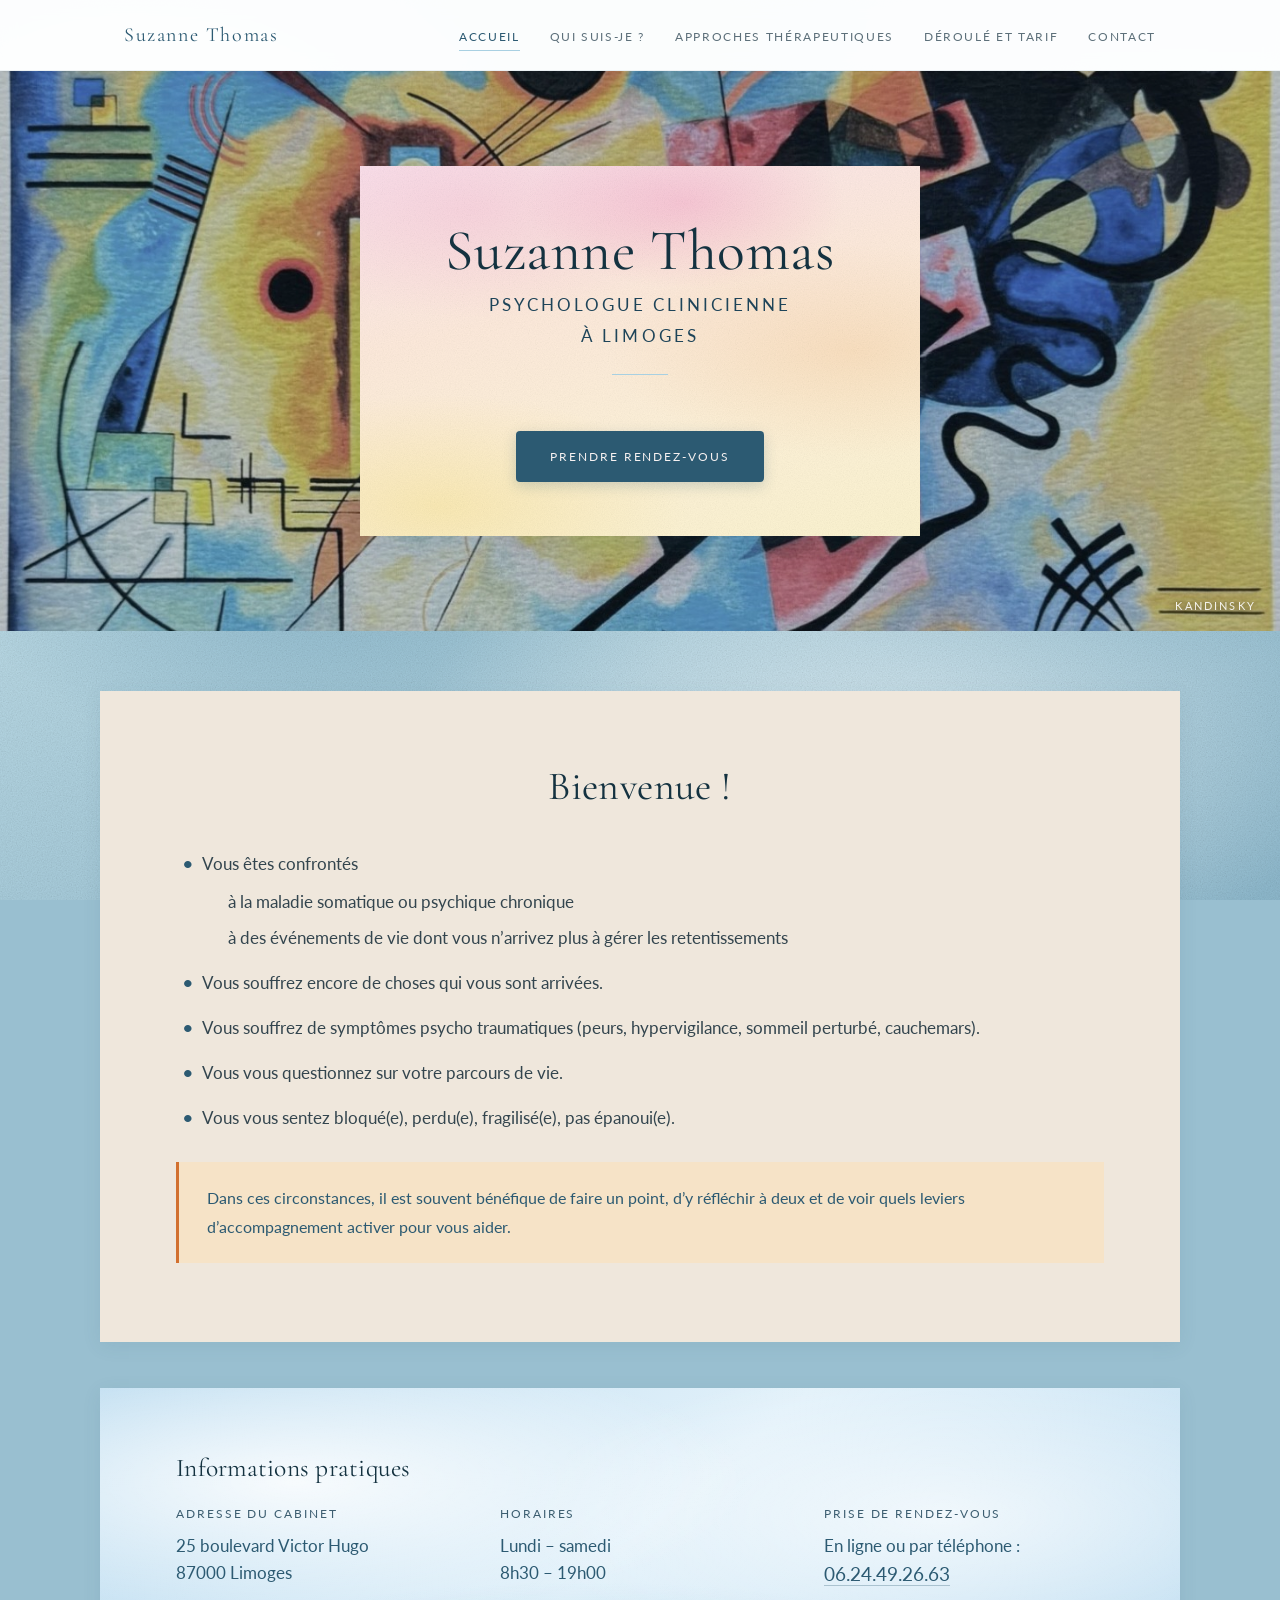
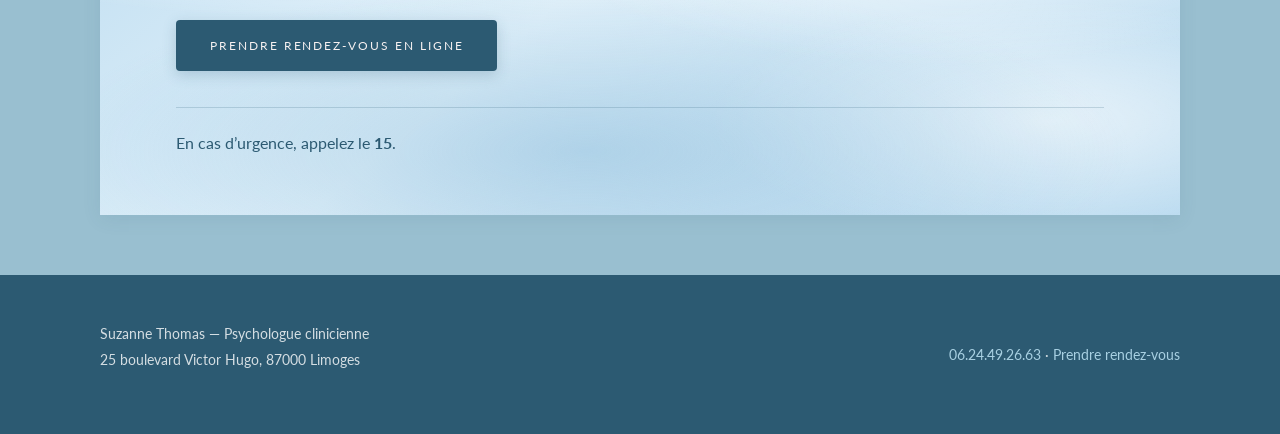
<file: index.html>
<!DOCTYPE html>
<html lang="fr">
<head>
<meta charset="utf-8">
<meta name="viewport" content="width=device-width, initial-scale=1">
<meta name="google-site-verification" content="9dTedl5aYOyl-RlRCIBGzgplqfL7VjJTV5H0wir0c0M">
<title>Suzanne Thomas | Psychologue Psychothérapeute Limoges</title>
<meta name="description" content="Cabinet de psychologie à Limoges pour adultes &amp; adolescents. Spécialisée en psychothérapie des maladies chroniques, psychotraumatismes, ICV et thérapie ACT.">

<link rel="canonical" href="https://suzannethomas-psychologue-limoges.fr/">

<!-- Open Graph : aperçu affiché lors d'un partage (Facebook, WhatsApp, LinkedIn). -->
<meta property="og:type" content="website">
<meta property="og:locale" content="fr_FR">
<meta property="og:site_name" content="Suzanne Thomas — Psychologue clinicienne">
<meta property="og:title" content="Suzanne Thomas | Psychologue Psychothérapeute Limoges">
<meta property="og:description" content="Cabinet de psychologie à Limoges pour adultes &amp; adolescents. Spécialisée en psychothérapie des maladies chroniques, psychotraumatismes, ICV et thérapie ACT.">
<meta property="og:url" content="https://suzannethomas-psychologue-limoges.fr/">
<meta property="og:image" content="https://suzannethomas-psychologue-limoges.fr/images/kandinsky.jpg">
<meta property="og:image:alt" content="Aquarelle de Kandinsky illustrant le cabinet">
<meta name="twitter:card" content="summary_large_image">

<link rel="preconnect" href="https://fonts.googleapis.com">
<link rel="preconnect" href="https://fonts.gstatic.com" crossorigin>
<link href="https://fonts.googleapis.com/css2?family=Cormorant+Garamond:wght@300;400;500&family=Lato:wght@300;400;700&display=swap" rel="stylesheet">
<link rel="stylesheet" href="css/style.css">
</head>
<body class="page-accueil">

<header class="site-header">
  <div class="nav-inner">
    <a class="nav-marque" href="index.html">Suzanne Thomas</a>
    <button class="nav-toggle" aria-label="Ouvrir le menu" aria-expanded="false">☰</button>
    <ul class="nav-liens">
      <li><a href="index.html" class="actif">Accueil</a></li>
      <li><a href="qui-suis-je.html">Qui suis-je&nbsp;?</a></li>
      <li><a href="approches-therapeutiques.html">Approches thérapeutiques</a></li>
      <li><a href="deroule-et-tarif.html">Déroulé et tarif</a></li>
      <li><a href="contact.html">Contact</a></li>
    </ul>
  </div>
</header>

<main>

  <!-- Héros : cadre blanc sur l'image -->
  <section class="hero">
    <div class="hero-carte">
      <h1>Suzanne Thomas <span class="hero-sous-titre">Psychologue clinicienne <span class="hero-ville">à Limoges</span></span></h1>
      <hr class="hero-filet">
      <a class="bouton" href="https://www.doctolib.fr/psychologue/limoges/suzanne-thomas-limoges" target="_blank" rel="noopener">Prendre rendez-vous</a>
    </div>
    <p class="credit-oeuvre">Kandinsky</p>
  </section>

  <!-- Panneau blanc : Bienvenue -->
  <section class="section">
    <div class="panneau paragraphes-espaces">
      <h2 class="titre-centre">Bienvenue&nbsp;!</h2>

      <ul class="liste-puces">
        <li>
          Vous êtes confrontés
          <ul class="sous-lignes">
            <li>à la maladie somatique ou psychique chronique</li>
            <li>à des événements de vie dont vous n’arrivez plus à gérer les retentissements</li>
          </ul>
        </li>
        <li>Vous souffrez encore de choses qui vous sont arrivées.</li>
        <li>Vous souffrez de symptômes psycho traumatiques (peurs, hypervigilance, sommeil perturbé, cauchemars).</li>
        <li>Vous vous questionnez sur votre parcours de vie.</li>
        <li>Vous vous sentez bloqué(e), perdu(e), fragilisé(e), pas épanoui(e).</li>
      </ul>

      <p class="mise-en-avant">Dans ces circonstances, il est souvent bénéfique de faire un point, d’y réfléchir à deux et de voir quels leviers d’accompagnement activer pour vous aider.</p>
    </div>
  </section>

  <!-- Panneau aquarelle bleu : informations pratiques -->
  <section class="section">
    <div class="panneau-aquarelle">
      <h2>Informations pratiques</h2>

      <div class="grille-infos">
        <div class="bloc-info">
          <h3>Adresse du cabinet</h3>
          <p>25 boulevard Victor Hugo<br>87000 Limoges</p>
        </div>

        <div class="bloc-info">
          <h3>Horaires</h3>
          <p>Lundi – samedi<br>8h30 – 19h00</p>
        </div>

        <div class="bloc-info">
          <h3>Prise de rendez-vous</h3>
          <p>En ligne ou par téléphone&nbsp;:<br>
            <a class="tel-lien" href="tel:+33624492663">06.24.49.26.63</a>
          </p>
        </div>
      </div>

      <div class="zone-bouton">
        <a class="bouton" href="https://www.doctolib.fr/psychologue/limoges/suzanne-thomas-limoges" target="_blank" rel="noopener">Prendre rendez-vous en ligne</a>
      </div>

      <p class="urgence">En cas d’urgence, appelez le <strong>15</strong>.</p>
    </div>
  </section>

</main>

<footer class="site-footer">
  <div class="footer-inner">
    <p>Suzanne Thomas — Psychologue clinicienne<br>25 boulevard Victor Hugo, 87000 Limoges</p>
    <p><a href="tel:+33624492663">06.24.49.26.63</a> · <a href="https://www.doctolib.fr/psychologue/limoges/suzanne-thomas-limoges" target="_blank" rel="noopener">Prendre rendez-vous</a></p>
  </div>
</footer>

<script src="js/script.js"></script>
</body>
</html>
</file>
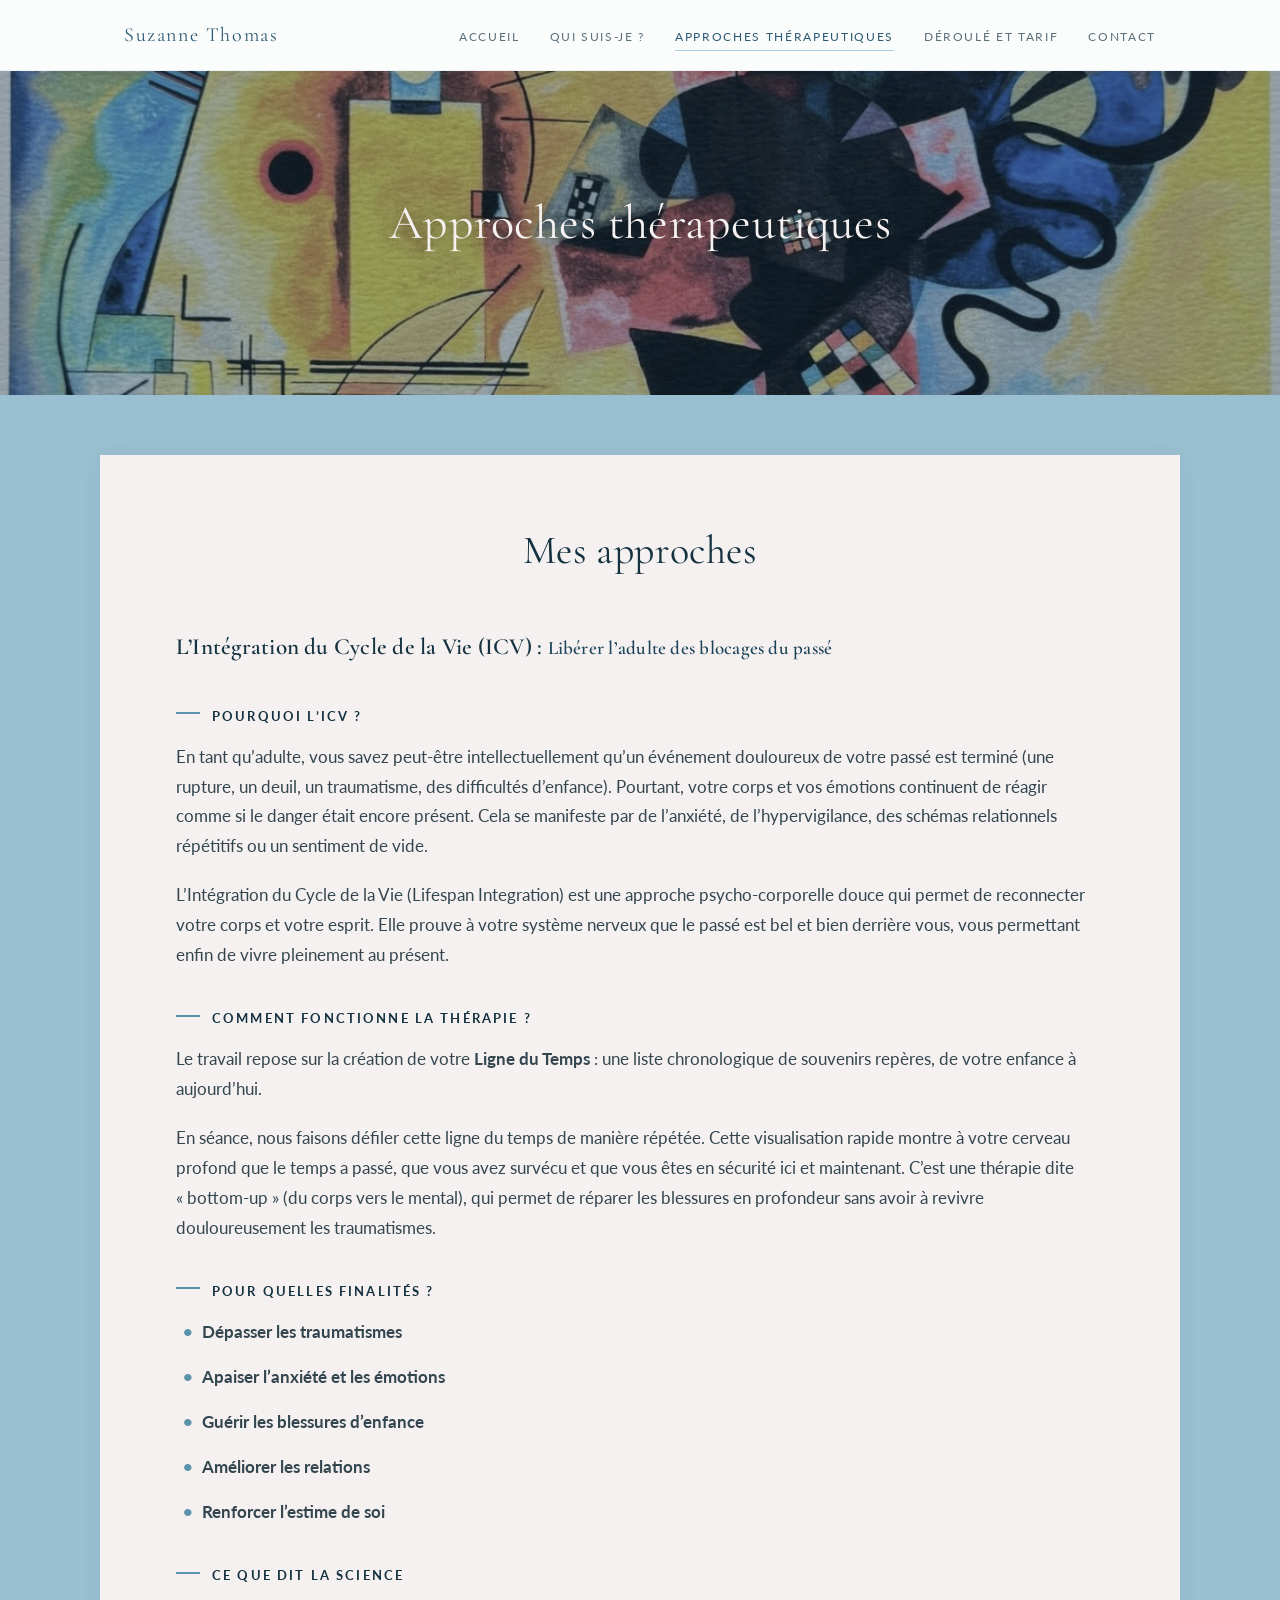
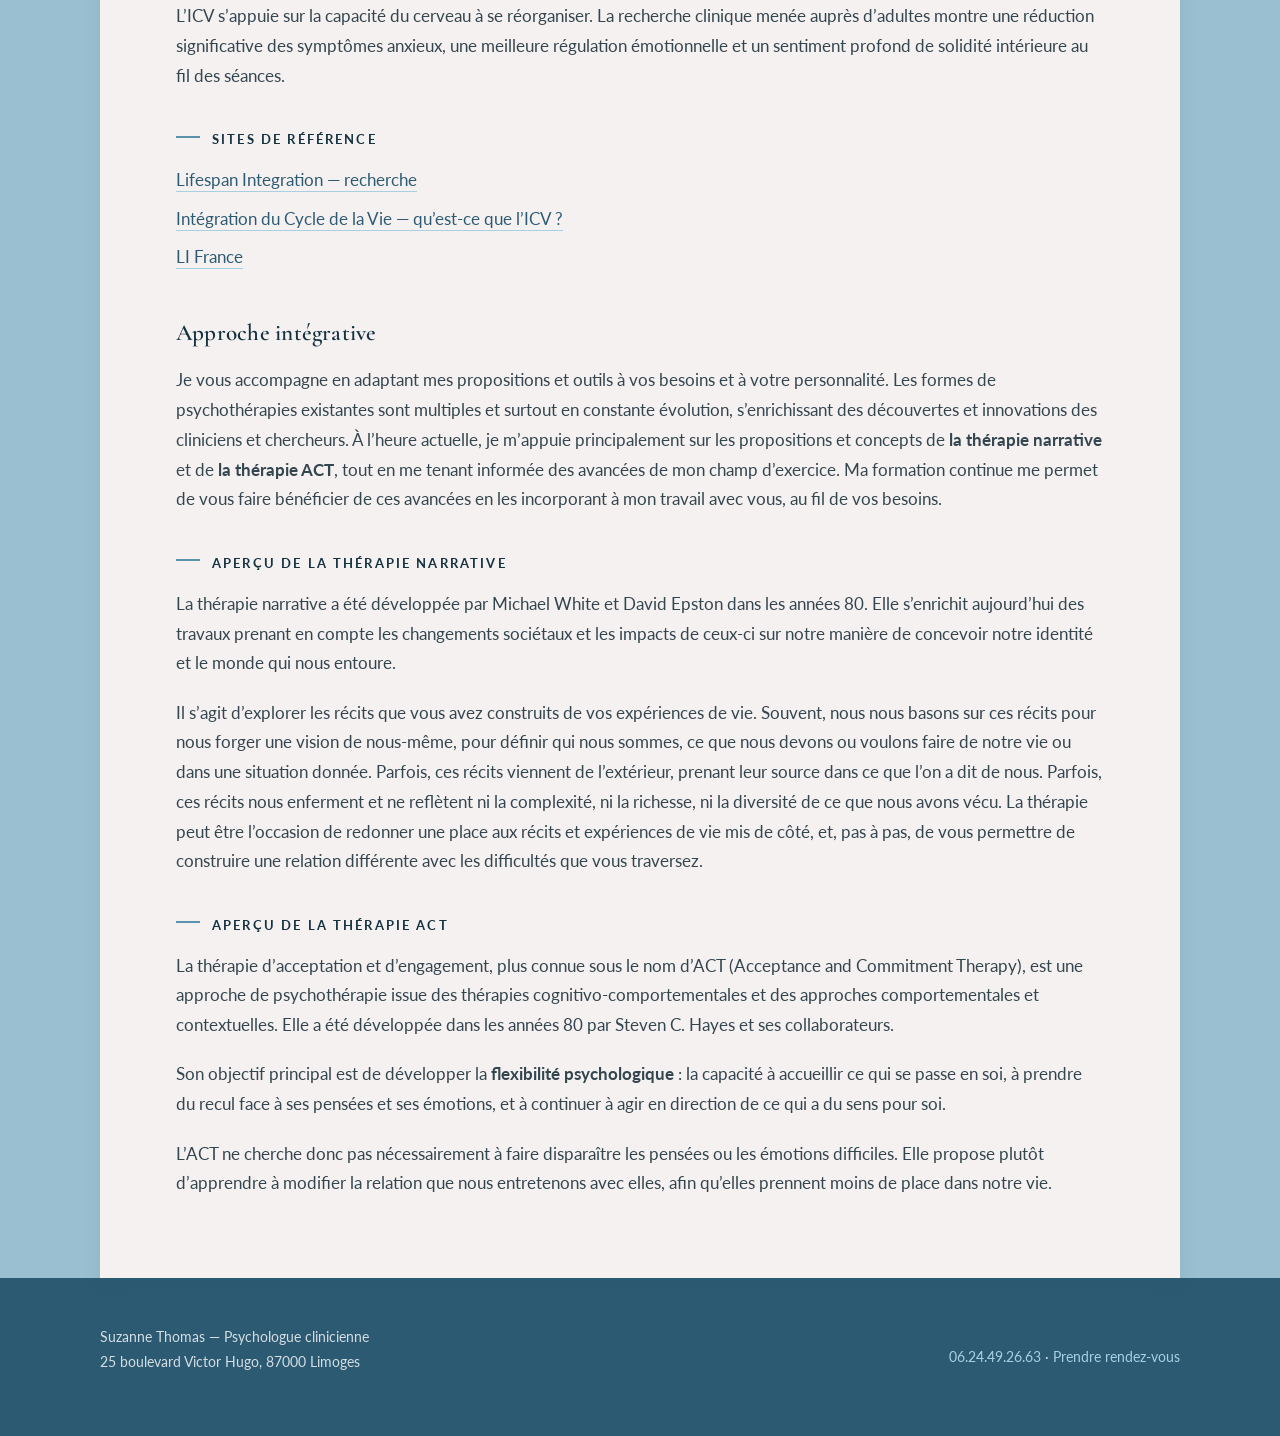
<file: approches-therapeutiques.html>
<!DOCTYPE html>
<html lang="fr">
<head>
<meta charset="utf-8">
<meta name="viewport" content="width=device-width, initial-scale=1">
<meta name="google-site-verification" content="9dTedl5aYOyl-RlRCIBGzgplqfL7VjJTV5H0wir0c0M">
<title>Approches thérapeutiques — Suzanne Thomas, psychologue clinicienne</title>
<meta name="description" content="Les approches thérapeutiques proposées par Suzanne Thomas, psychologue clinicienne à Limoges.">

<link rel="canonical" href="https://suzannethomas-psychologue-limoges.fr/approches-therapeutiques.html">

<!-- Open Graph : aperçu affiché lors d'un partage. -->
<meta property="og:type" content="article">
<meta property="og:locale" content="fr_FR">
<meta property="og:site_name" content="Suzanne Thomas — Psychologue clinicienne">
<meta property="og:title" content="Approches thérapeutiques — Suzanne Thomas, psychologue clinicienne">
<meta property="og:description" content="Les approches thérapeutiques proposées par Suzanne Thomas, psychologue clinicienne à Limoges.">
<meta property="og:url" content="https://suzannethomas-psychologue-limoges.fr/approches-therapeutiques.html">
<meta property="og:image" content="https://suzannethomas-psychologue-limoges.fr/images/kandinsky.jpg">
<meta property="og:image:alt" content="Aquarelle de Kandinsky illustrant le cabinet">
<meta name="twitter:card" content="summary_large_image">

<link rel="preconnect" href="https://fonts.googleapis.com">
<link rel="preconnect" href="https://fonts.gstatic.com" crossorigin>
<link href="https://fonts.googleapis.com/css2?family=Cormorant+Garamond:wght@300;400;500&family=Lato:wght@300;400;700&display=swap" rel="stylesheet">
<link rel="stylesheet" href="css/style.css">
</head>
<body>

<header class="site-header">
  <div class="nav-inner">
    <a class="nav-marque" href="index.html">Suzanne Thomas</a>
    <button class="nav-toggle" aria-label="Ouvrir le menu" aria-expanded="false">☰</button>
    <ul class="nav-liens">
      <li><a href="index.html">Accueil</a></li>
      <li><a href="qui-suis-je.html">Qui suis-je&nbsp;?</a></li>
      <li><a href="approches-therapeutiques.html" class="actif">Approches thérapeutiques</a></li>
      <li><a href="deroule-et-tarif.html">Déroulé et tarif</a></li>
      <li><a href="contact.html">Contact</a></li>
    </ul>
  </div>
</header>

<main>
  <section class="bandeau">
    <h1>Approches thérapeutiques</h1>
  </section>

  <section class="section">
    <div class="panneau paragraphes-espaces">
      <h2 class="titre-centre">Mes approches</h2>

      <h3 id="icv" class="ancre-approche">L’Intégration du Cycle de la Vie (ICV)&nbsp;: <span class="accroche-en-ligne">Libérer l’adulte des blocages du passé</span></h3>

      <h4 class="titre-section">Pourquoi l’ICV&nbsp;?</h4>
      <p>En tant qu’adulte, vous savez peut-être intellectuellement qu’un événement douloureux de votre passé est terminé (une rupture, un deuil, un traumatisme, des difficultés d’enfance). Pourtant, votre corps et vos émotions continuent de réagir comme si le danger était encore présent. Cela se manifeste par de l’anxiété, de l’hypervigilance, des schémas relationnels répétitifs ou un sentiment de vide.</p>
      <p>L’Intégration du Cycle de la Vie (Lifespan Integration) est une approche psycho-corporelle douce qui permet de reconnecter votre corps et votre esprit. Elle prouve à votre système nerveux que le passé est bel et bien derrière vous, vous permettant enfin de vivre pleinement au présent.</p>

      <h4 class="titre-section">Comment fonctionne la thérapie&nbsp;?</h4>
      <p>Le travail repose sur la création de votre <strong>Ligne du Temps</strong>&nbsp;: une liste chronologique de souvenirs repères, de votre enfance à aujourd’hui.</p>
      <p>En séance, nous faisons défiler cette ligne du temps de manière répétée. Cette visualisation rapide montre à votre cerveau profond que le temps a passé, que vous avez survécu et que vous êtes en sécurité ici et maintenant. C’est une thérapie dite «&nbsp;bottom-up&nbsp;» (du corps vers le mental), qui permet de réparer les blessures en profondeur sans avoir à revivre douloureusement les traumatismes.</p>

      <h4 class="titre-section">Pour quelles finalités&nbsp;?</h4>
      <ul class="liste-puces">
        <li><strong>Dépasser les traumatismes</strong></li>
        <li><strong>Apaiser l’anxiété et les émotions</strong></li>
        <li><strong>Guérir les blessures d’enfance</strong></li>
        <li><strong>Améliorer les relations</strong></li>
        <li><strong>Renforcer l’estime de soi</strong></li>
      </ul>

      <h4 class="titre-section">Ce que dit la science</h4>
      <p>L’ICV s’appuie sur la capacité du cerveau à se réorganiser. La recherche clinique menée auprès d’adultes montre une réduction significative des symptômes anxieux, une meilleure régulation émotionnelle et un sentiment profond de solidité intérieure au fil des séances.</p>

      <h4 class="titre-section">Sites de référence</h4>
      <ul class="liste-liens">
        <li><a href="https://www.lifespanintegration.org/li-research/" target="_blank" rel="noopener">Lifespan Integration — recherche</a></li>
        <li><a href="https://integrationcyclevie.com/quest-ce-que-licv/" target="_blank" rel="noopener">Intégration du Cycle de la Vie — qu’est-ce que l’ICV&nbsp;?</a></li>
        <li><a href="https://www.li-france.com" target="_blank" rel="noopener">LI France</a></li>
      </ul>

      <h3 id="therapie-narrative" class="ancre-approche">Approche intégrative</h3>

      <p>Je vous accompagne en adaptant mes propositions et outils à vos besoins et à votre personnalité. Les formes de psychothérapies existantes sont multiples et surtout en constante évolution, s’enrichissant des découvertes et innovations des cliniciens et chercheurs. À l’heure actuelle, je m’appuie principalement sur les propositions et concepts de <strong>la thérapie narrative</strong> et de <strong>la thérapie ACT</strong>, tout en me tenant informée des avancées de mon champ d’exercice. Ma formation continue me permet de vous faire bénéficier de ces avancées en les incorporant à mon travail avec vous, au fil de vos besoins.</p>

      <h4 class="titre-section">Aperçu de la thérapie narrative</h4>
      <p>La thérapie narrative a été développée par Michael White et David Epston dans les années 80. Elle s’enrichit aujourd’hui des travaux prenant en compte les changements sociétaux et les impacts de ceux-ci sur notre manière de concevoir notre identité et le monde qui nous entoure.</p>
      <p>Il s’agit d’explorer les récits que vous avez construits de vos expériences de vie. Souvent, nous nous basons sur ces récits pour nous forger une vision de nous-même, pour définir qui nous sommes, ce que nous devons ou voulons faire de notre vie ou dans une situation donnée. Parfois, ces récits viennent de l’extérieur, prenant leur source dans ce que l’on a dit de nous. Parfois, ces récits nous enferment et ne reflètent ni la complexité, ni la richesse, ni la diversité de ce que nous avons vécu. La thérapie peut être l’occasion de redonner une place aux récits et expériences de vie mis de côté, et, pas à pas, de vous permettre de construire une relation différente avec les difficultés que vous traversez.</p>

      <h4 id="act" class="titre-section">Aperçu de la thérapie ACT</h4>
      <p>La thérapie d’acceptation et d’engagement, plus connue sous le nom d’ACT (Acceptance and Commitment Therapy), est une approche de psychothérapie issue des thérapies cognitivo-comportementales et des approches comportementales et contextuelles. Elle a été développée dans les années 80 par Steven C. Hayes et ses collaborateurs.</p>
      <p>Son objectif principal est de développer la <strong>flexibilité psychologique</strong>&nbsp;: la capacité à accueillir ce qui se passe en soi, à prendre du recul face à ses pensées et ses émotions, et à continuer à agir en direction de ce qui a du sens pour soi.</p>
      <p>L’ACT ne cherche donc pas nécessairement à faire disparaître les pensées ou les émotions difficiles. Elle propose plutôt d’apprendre à modifier la relation que nous entretenons avec elles, afin qu’elles prennent moins de place dans notre vie.</p>
    </div>
  </section>
</main>

<footer class="site-footer">
  <div class="footer-inner">
    <p>Suzanne Thomas — Psychologue clinicienne<br>25 boulevard Victor Hugo, 87000 Limoges</p>
    <p><a href="tel:+33624492663">06.24.49.26.63</a> · <a href="https://www.doctolib.fr/psychologue/limoges/suzanne-thomas-limoges" target="_blank" rel="noopener">Prendre rendez-vous</a></p>
  </div>
</footer>

<script src="js/script.js"></script>
</body>
</html>
</file>
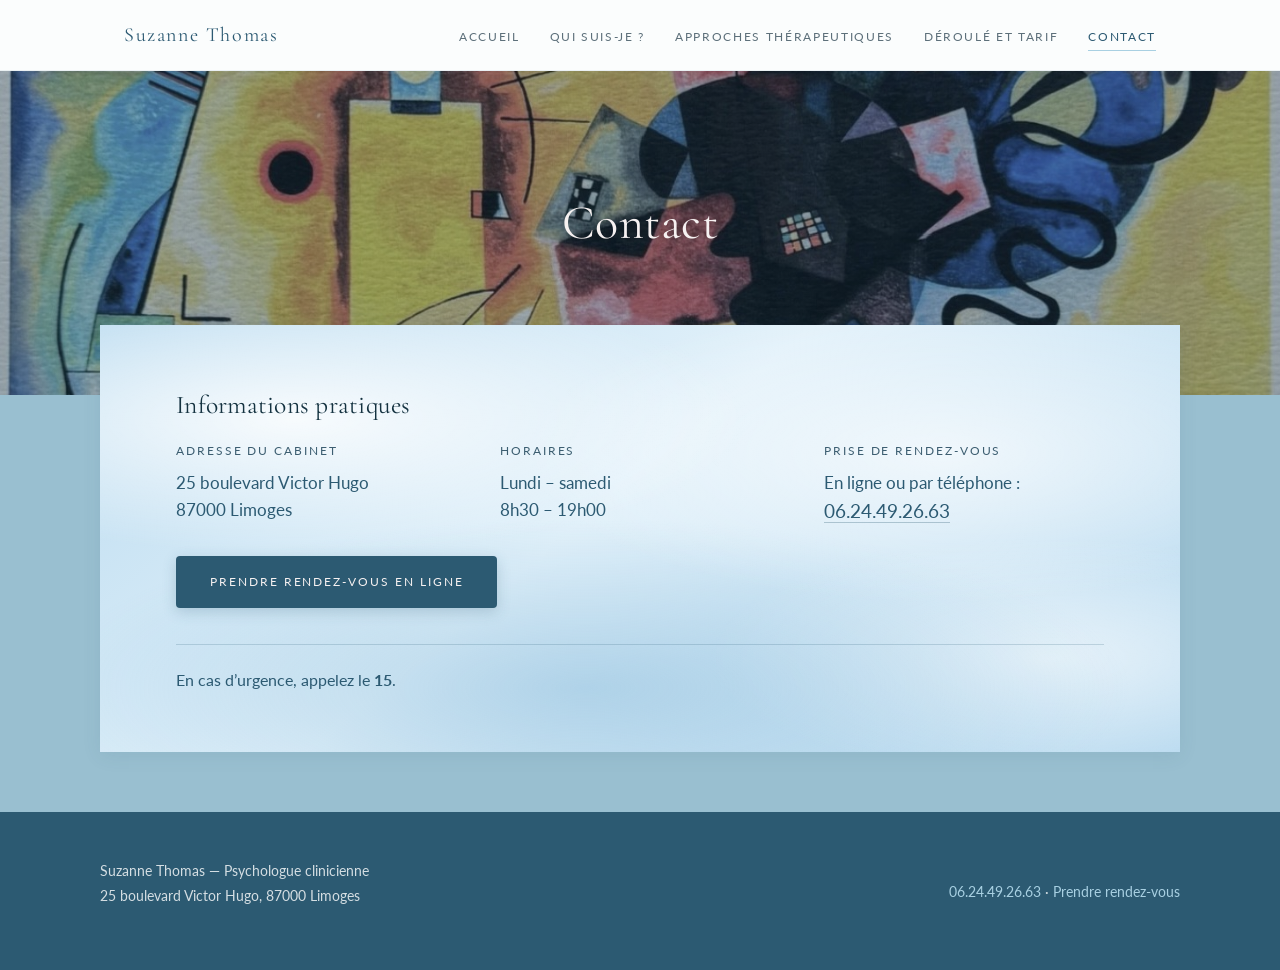
<file: contact.html>
<!DOCTYPE html>
<html lang="fr">
<head>
<meta charset="utf-8">
<meta name="viewport" content="width=device-width, initial-scale=1">
<meta name="google-site-verification" content="9dTedl5aYOyl-RlRCIBGzgplqfL7VjJTV5H0wir0c0M">
<title>Contact — Suzanne Thomas, psychologue clinicienne à Limoges</title>
<meta name="description" content="Adresse, horaires et prise de rendez-vous — Suzanne Thomas, psychologue clinicienne, 25 boulevard Victor Hugo, 87000 Limoges.">

<link rel="canonical" href="https://suzannethomas-psychologue-limoges.fr/contact.html">

<!-- Open Graph : aperçu affiché lors d'un partage. -->
<meta property="og:type" content="article">
<meta property="og:locale" content="fr_FR">
<meta property="og:site_name" content="Suzanne Thomas — Psychologue clinicienne">
<meta property="og:title" content="Contact — Suzanne Thomas, psychologue clinicienne à Limoges">
<meta property="og:description" content="Adresse, horaires et prise de rendez-vous — Suzanne Thomas, psychologue clinicienne, 25 boulevard Victor Hugo, 87000 Limoges.">
<meta property="og:url" content="https://suzannethomas-psychologue-limoges.fr/contact.html">
<meta property="og:image" content="https://suzannethomas-psychologue-limoges.fr/images/kandinsky.jpg">
<meta property="og:image:alt" content="Aquarelle de Kandinsky illustrant le cabinet">
<meta name="twitter:card" content="summary_large_image">

<link rel="preconnect" href="https://fonts.googleapis.com">
<link rel="preconnect" href="https://fonts.gstatic.com" crossorigin>
<link href="https://fonts.googleapis.com/css2?family=Cormorant+Garamond:wght@300;400;500&family=Lato:wght@300;400;700&display=swap" rel="stylesheet">
<link rel="stylesheet" href="css/style.css">
</head>
<body>

<header class="site-header">
  <div class="nav-inner">
    <a class="nav-marque" href="index.html">Suzanne Thomas</a>
    <button class="nav-toggle" aria-label="Ouvrir le menu" aria-expanded="false">☰</button>
    <ul class="nav-liens">
      <li><a href="index.html">Accueil</a></li>
      <li><a href="qui-suis-je.html">Qui suis-je&nbsp;?</a></li>
      <li><a href="approches-therapeutiques.html">Approches thérapeutiques</a></li>
      <li><a href="deroule-et-tarif.html">Déroulé et tarif</a></li>
      <li><a href="contact.html" class="actif">Contact</a></li>
    </ul>
  </div>
</header>

<main>
  <section class="bandeau">
    <h1>Contact</h1>
  </section>

  <section class="section">
    <div class="panneau-aquarelle" style="margin-top:-70px; position:relative; z-index:2;">
      <h2>Informations pratiques</h2>

      <div class="grille-infos">
        <div class="bloc-info">
          <h3>Adresse du cabinet</h3>
          <p>25 boulevard Victor Hugo<br>87000 Limoges</p>
        </div>

        <div class="bloc-info">
          <h3>Horaires</h3>
          <p>Lundi – samedi<br>8h30 – 19h00</p>
        </div>

        <div class="bloc-info">
          <h3>Prise de rendez-vous</h3>
          <p>En ligne ou par téléphone&nbsp;:<br>
            <a class="tel-lien" href="tel:+33624492663">06.24.49.26.63</a>
          </p>
        </div>
      </div>

      <div class="zone-bouton">
        <a class="bouton" href="https://www.doctolib.fr/psychologue/limoges/suzanne-thomas-limoges" target="_blank" rel="noopener">Prendre rendez-vous en ligne</a>
      </div>

      <p class="urgence">En cas d’urgence, appelez le <strong>15</strong>.</p>
    </div>
  </section>
</main>

<footer class="site-footer">
  <div class="footer-inner">
    <p>Suzanne Thomas — Psychologue clinicienne<br>25 boulevard Victor Hugo, 87000 Limoges</p>
    <p><a href="tel:+33624492663">06.24.49.26.63</a> · <a href="https://www.doctolib.fr/psychologue/limoges/suzanne-thomas-limoges" target="_blank" rel="noopener">Prendre rendez-vous</a></p>
  </div>
</footer>

<script src="js/script.js"></script>
</body>
</html>
</file>
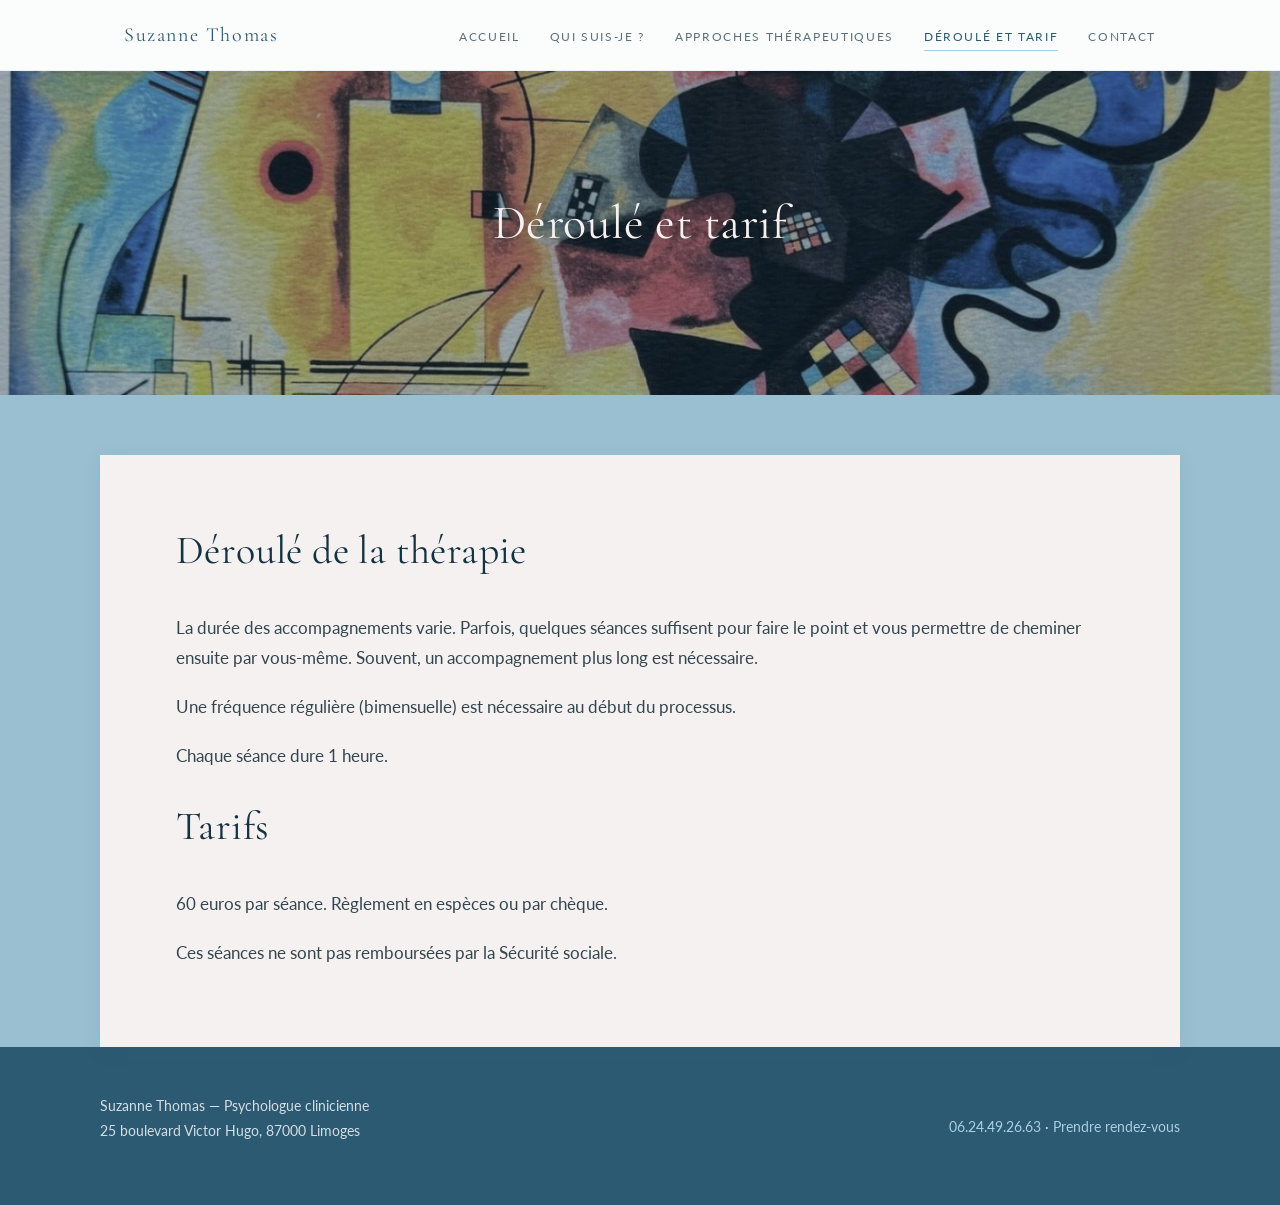
<file: deroule-et-tarif.html>
<!DOCTYPE html>
<html lang="fr">
<head>
<meta charset="utf-8">
<meta name="viewport" content="width=device-width, initial-scale=1">
<meta name="google-site-verification" content="9dTedl5aYOyl-RlRCIBGzgplqfL7VjJTV5H0wir0c0M">
<title>Déroulé et tarif — Suzanne Thomas, psychologue clinicienne</title>
<meta name="description" content="Déroulement des séances et tarifs — Suzanne Thomas, psychologue clinicienne à Limoges.">

<link rel="canonical" href="https://suzannethomas-psychologue-limoges.fr/deroule-et-tarif.html">

<!-- Open Graph : aperçu affiché lors d'un partage. -->
<meta property="og:type" content="article">
<meta property="og:locale" content="fr_FR">
<meta property="og:site_name" content="Suzanne Thomas — Psychologue clinicienne">
<meta property="og:title" content="Déroulé et tarif — Suzanne Thomas, psychologue clinicienne">
<meta property="og:description" content="Déroulement des séances et tarifs — Suzanne Thomas, psychologue clinicienne à Limoges.">
<meta property="og:url" content="https://suzannethomas-psychologue-limoges.fr/deroule-et-tarif.html">
<meta property="og:image" content="https://suzannethomas-psychologue-limoges.fr/images/kandinsky.jpg">
<meta property="og:image:alt" content="Aquarelle de Kandinsky illustrant le cabinet">
<meta name="twitter:card" content="summary_large_image">

<link rel="preconnect" href="https://fonts.googleapis.com">
<link rel="preconnect" href="https://fonts.gstatic.com" crossorigin>
<link href="https://fonts.googleapis.com/css2?family=Cormorant+Garamond:wght@300;400;500&family=Lato:wght@300;400;700&display=swap" rel="stylesheet">
<link rel="stylesheet" href="css/style.css">
</head>
<body>

<header class="site-header">
  <div class="nav-inner">
    <a class="nav-marque" href="index.html">Suzanne Thomas</a>
    <button class="nav-toggle" aria-label="Ouvrir le menu" aria-expanded="false">☰</button>
    <ul class="nav-liens">
      <li><a href="index.html">Accueil</a></li>
      <li><a href="qui-suis-je.html">Qui suis-je&nbsp;?</a></li>
      <li><a href="approches-therapeutiques.html">Approches thérapeutiques</a></li>
      <li><a href="deroule-et-tarif.html" class="actif">Déroulé et tarif</a></li>
      <li><a href="contact.html">Contact</a></li>
    </ul>
  </div>
</header>

<main>
  <section class="bandeau">
    <h1>Déroulé et tarif</h1>
  </section>

  <section class="section">
    <div class="panneau paragraphes-espaces">
      <h2>Déroulé de la thérapie</h2>
      <p>La durée des accompagnements varie. Parfois, quelques séances suffisent pour faire le point et vous permettre de cheminer ensuite par vous-même. Souvent, un accompagnement plus long est nécessaire.</p>
      <p>Une fréquence régulière (bimensuelle) est nécessaire au début du processus.</p>
      <p>Chaque séance dure 1 heure.</p>

      <h2>Tarifs</h2>
      <p>60 euros par séance. Règlement en espèces ou par chèque.</p>
      <p>Ces séances ne sont pas remboursées par la Sécurité sociale.</p>
    </div>
  </section>
</main>

<footer class="site-footer">
  <div class="footer-inner">
    <p>Suzanne Thomas — Psychologue clinicienne<br>25 boulevard Victor Hugo, 87000 Limoges</p>
    <p><a href="tel:+33624492663">06.24.49.26.63</a> · <a href="https://www.doctolib.fr/psychologue/limoges/suzanne-thomas-limoges" target="_blank" rel="noopener">Prendre rendez-vous</a></p>
  </div>
</footer>

<script src="js/script.js"></script>
</body>
</html>
</file>
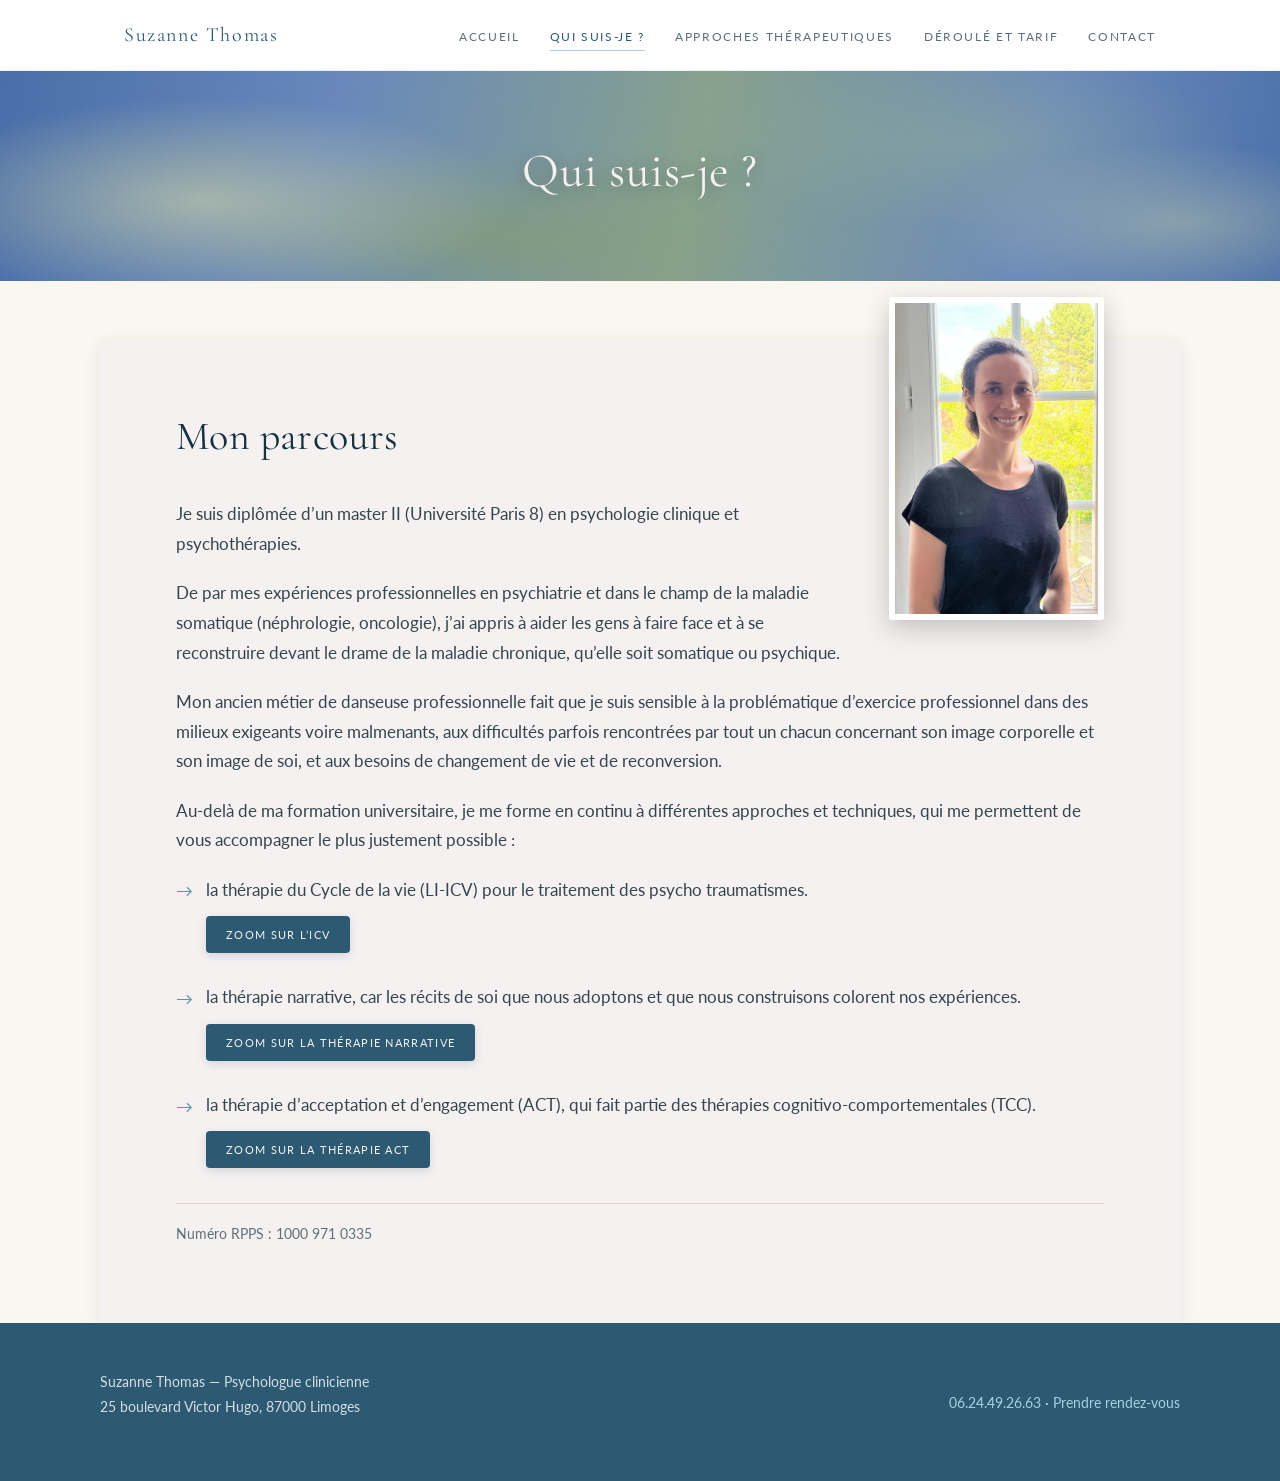
<file: qui-suis-je.html>
<!DOCTYPE html>
<html lang="fr">
<head>
<meta charset="utf-8">
<meta name="viewport" content="width=device-width, initial-scale=1">
<meta name="google-site-verification" content="9dTedl5aYOyl-RlRCIBGzgplqfL7VjJTV5H0wir0c0M">
<title>Qui suis-je ? — Suzanne Thomas, psychologue clinicienne</title>
<meta name="description" content="Parcours et formation de Suzanne Thomas, psychologue clinicienne à Limoges.">

<link rel="canonical" href="https://suzannethomas-psychologue-limoges.fr/qui-suis-je.html">

<!-- Open Graph : aperçu affiché lors d'un partage. -->
<meta property="og:type" content="article">
<meta property="og:locale" content="fr_FR">
<meta property="og:site_name" content="Suzanne Thomas — Psychologue clinicienne">
<meta property="og:title" content="Qui suis-je ? — Suzanne Thomas, psychologue clinicienne">
<meta property="og:description" content="Parcours et formation de Suzanne Thomas, psychologue clinicienne à Limoges.">
<meta property="og:url" content="https://suzannethomas-psychologue-limoges.fr/qui-suis-je.html">
<meta property="og:image" content="https://suzannethomas-psychologue-limoges.fr/images/portrait.jpg">
<meta property="og:image:alt" content="Portrait de Suzanne Thomas, psychologue clinicienne">
<meta name="twitter:card" content="summary_large_image">

<link rel="preconnect" href="https://fonts.googleapis.com">
<link rel="preconnect" href="https://fonts.gstatic.com" crossorigin>
<link href="https://fonts.googleapis.com/css2?family=Cormorant+Garamond:wght@300;400;500&family=Lato:wght@300;400;700&display=swap" rel="stylesheet">
<link rel="stylesheet" href="css/style.css">
</head>
<body class="page-qui-suis-je">

<header class="site-header">
  <div class="nav-inner">
    <a class="nav-marque" href="index.html">Suzanne Thomas</a>
    <button class="nav-toggle" aria-label="Ouvrir le menu" aria-expanded="false">☰</button>
    <ul class="nav-liens">
      <li><a href="index.html">Accueil</a></li>
      <li><a href="qui-suis-je.html" class="actif">Qui suis-je&nbsp;?</a></li>
      <li><a href="approches-therapeutiques.html">Approches thérapeutiques</a></li>
      <li><a href="deroule-et-tarif.html">Déroulé et tarif</a></li>
      <li><a href="contact.html">Contact</a></li>
    </ul>
  </div>
</header>

<main>
  <section class="bandeau">
    <h1>Qui suis-je&nbsp;?</h1>
  </section>

  <section class="section">
    <div class="panneau paragraphes-espaces">
      <img class="portrait" src="images/portrait.jpg" alt="Portrait de Suzanne Thomas, psychologue clinicienne">

      <h2>Mon parcours</h2>

      <p>Je suis diplômée d’un master II (Université Paris 8) en psychologie clinique et psychothérapies.</p>

      <p>De par mes expériences professionnelles en psychiatrie et dans le champ de la maladie somatique (néphrologie, oncologie), j’ai appris à aider les gens à faire face et à se reconstruire devant le drame de la maladie chronique, qu’elle soit somatique ou psychique.</p>

      <p>Mon ancien métier de danseuse professionnelle fait que je suis sensible à la problématique d’exercice professionnel dans des milieux exigeants voire malmenants, aux difficultés parfois rencontrées par tout un chacun concernant son image corporelle et son image de soi, et aux besoins de changement de vie et de reconversion.</p>

      <p>Au-delà de ma formation universitaire, je me forme en continu à différentes approches et techniques, qui me permettent de vous accompagner le plus justement possible&nbsp;:</p>

      <ul class="liste-approches">
        <li>
          <p>la thérapie du Cycle de la vie (LI-ICV) pour le traitement des psycho traumatismes.</p>
          <a class="bouton bouton-petit" href="approches-therapeutiques.html#icv">Zoom sur l’ICV</a>
        </li>
        <li>
          <p>la thérapie narrative, car les récits de soi que nous adoptons et que nous construisons colorent nos expériences.</p>
          <a class="bouton bouton-petit" href="approches-therapeutiques.html#therapie-narrative">Zoom sur la thérapie narrative</a>
        </li>
        <li>
          <p>la thérapie d’acceptation et d’engagement (ACT), qui fait partie des thérapies cognitivo-comportementales (TCC).</p>
          <a class="bouton bouton-petit" href="approches-therapeutiques.html#act">Zoom sur la thérapie ACT</a>
        </li>
      </ul>

      <p class="mention-rpps">Numéro RPPS&nbsp;: 1000 971 0335</p>
    </div>
  </section>
</main>

<footer class="site-footer">
  <div class="footer-inner">
    <p>Suzanne Thomas — Psychologue clinicienne<br>25 boulevard Victor Hugo, 87000 Limoges</p>
    <p><a href="tel:+33624492663">06.24.49.26.63</a> · <a href="https://www.doctolib.fr/psychologue/limoges/suzanne-thomas-limoges" target="_blank" rel="noopener">Prendre rendez-vous</a></p>
  </div>
</footer>

<script src="js/script.js"></script>
</body>
</html>
</file>
<file: css/style.css>
/* ============================================================
   Suzanne Thomas — Psychologue clinicienne
   Feuille de styles principale
   ============================================================ */

:root {
  --bleu-profond: #2c5a72;
  /* Titres : plus foncés que le bleu courant, les principaux le plus */
  --titre-principal: #143240;
  --titre-secondaire: #1e4459;
  --bleu-moyen: #5b93ad;
  --bleu-clair: #a8d0e2;
  --bleu-pale: #99bfd0;
  --texte: #33454e;
  --texte-doux: #5d707a;
  --blanc: #f6f1f1;
  --ombre: 0 10px 40px rgba(44, 90, 114, 0.13);
  --ombre-douce: 0 4px 18px rgba(44, 90, 114, 0.09);
  --rayon: 4px;
  --largeur: 1080px;
}

* { box-sizing: border-box; }

html { scroll-behavior: smooth; }

body {
  margin: 0;
  font-family: "Lato", "Segoe UI", "Helvetica Neue", Arial, sans-serif;
  font-size: 17px;
  line-height: 1.75;
  color: var(--texte);
  background: var(--bleu-pale);
  -webkit-font-smoothing: antialiased;
}

/* ---------- Fond aquarelle — page d'accueil uniquement ----------
   Appliqué via <body class="page-accueil"> sur index.html.
   Les autres pages gardent le bleu uni.                            */

.page-accueil {
  background-color: var(--bleu-pale);
  background-image:
    /* 1. grain du papier, qui accroche le pigment */
    url("data:image/svg+xml,%3Csvg xmlns='http://www.w3.org/2000/svg' width='220' height='220'%3E%3Cfilter id='p'%3E%3CfeTurbulence type='fractalNoise' baseFrequency='0.8' numOctaves='4' stitchTiles='stitch'/%3E%3CfeColorMatrix type='saturate' values='0'/%3E%3C/filter%3E%3Crect width='220' height='220' filter='url(%23p)' opacity='0.30'/%3E%3C/svg%3E"),
    /* 2. réserves : les zones où le pigment s'est retiré en séchant */
    radial-gradient(ellipse 46% 38% at 12% 16%, rgba(236,246,250,0.90), transparent 68%),
    radial-gradient(ellipse 40% 34% at 88% 26%, rgba(236,246,250,0.72), transparent 68%),
    radial-gradient(ellipse 52% 40% at 68% 84%, rgba(240,249,252,0.66), transparent 70%),
    /* 3. dépôts de pigment, plus soutenus */
    radial-gradient(ellipse 42% 34% at 26% 62%, rgba(88,146,175,0.42), transparent 70%),
    radial-gradient(ellipse 38% 30% at 84% 56%, rgba(104,159,185,0.38), transparent 70%),
    radial-gradient(ellipse 56% 42% at 46% 6%, rgba(116,172,198,0.34), transparent 72%),
    /* 4. lavis de fond */
    linear-gradient(160deg, #a6cad9 0%, #bcdbe6 42%, #8db8cc 100%);
  background-blend-mode: multiply, normal, normal, normal, normal, normal, normal, normal;
  background-size: 220px 220px, cover, cover, cover, cover, cover, cover, cover;
  background-repeat: repeat, no-repeat, no-repeat, no-repeat, no-repeat, no-repeat, no-repeat, no-repeat;
  /* fixé : le lavis reste cadré sur l'écran au lieu de s'étirer sur toute la hauteur */
  background-attachment: fixed;
}

/* ---------- Fond de la page « Qui suis-je ? » ----------
   Appliqué via <body class="page-qui-suis-je">.               */

.page-qui-suis-je {
  background: #faf6f0;
}

/* Portrait en haut à droite, remontant sur le bandeau.
   En flottant : le texte contourne la photo, il n'est jamais recouvert. */
.portrait {
  float: right;
  width: clamp(140px, 21vw, 215px);
  aspect-ratio: 2 / 3;
  object-fit: cover;
  object-position: center 22%;
  margin: -104px 0 26px 34px;
  border: 6px solid #fff;
  border-radius: 3px;
  box-shadow: 0 8px 26px rgba(60, 70, 60, 0.28);
  position: relative;
  z-index: 3;
}

/* Bandeau « Qui suis-je ? » : lavis bleu / vert olive / jaune pâle,
   et hauteur réduite. */
.page-qui-suis-je .bandeau {
  background-color: #6f8fbe;
  background-image:
    /* grain du papier */
    url("data:image/svg+xml,%3Csvg xmlns='http://www.w3.org/2000/svg' width='200' height='200'%3E%3Cfilter id='s'%3E%3CfeTurbulence type='fractalNoise' baseFrequency='0.8' numOctaves='4' stitchTiles='stitch'/%3E%3CfeColorMatrix type='saturate' values='0'/%3E%3C/filter%3E%3Crect width='200' height='200' filter='url(%23s)' opacity='0.20'/%3E%3C/svg%3E"),
    /* jaune pâle et vert olive, en nuées latérales */
    radial-gradient(ellipse 34% 70% at 16% 62%, rgba(214,218,170,0.62), transparent 70%),
    radial-gradient(ellipse 32% 62% at 38% 80%, rgba(139,162,104,0.52), transparent 70%),
    radial-gradient(ellipse 30% 58% at 76% 34%, rgba(150,178,158,0.44), transparent 70%),
    radial-gradient(ellipse 26% 54% at 92% 72%, rgba(208,214,172,0.42), transparent 70%),
    /* lavis de fond, bleu aux extrémités */
    linear-gradient(102deg, #4b71ad 0%, #6b8cc0 26%, #8ba691 54%, #6f8fbe 80%, #4d73af 100%);
  background-blend-mode: multiply, normal, normal, normal, normal, normal;
  background-size: 200px 200px, cover, cover, cover, cover, cover;
  background-repeat: repeat, no-repeat, no-repeat, no-repeat, no-repeat, no-repeat;
  padding: 58px 24px 68px;
}

h1, h2, h3 {
  font-family: "Cormorant Garamond", "Georgia", "Times New Roman", serif;
  font-weight: 400;
  color: var(--titre-principal);
  margin: 0 0 0.5em;
  letter-spacing: 0.01em;
}

p { margin: 0 0 1.1em; }
p:last-child { margin-bottom: 0; }

a { color: var(--bleu-moyen); }

/* ---------- En-tête / navigation ---------- */

.site-header {
  position: sticky;
  top: 0;
  z-index: 50;
  background: rgba(255, 255, 255, 0.96);
  backdrop-filter: blur(8px);
  border-bottom: 1px solid rgba(44, 90, 114, 0.08);
}

.nav-inner {
  max-width: var(--largeur);
  margin: 0 auto;
  padding: 0 24px;
  display: flex;
  align-items: center;
  justify-content: space-between;
  min-height: 70px;
}

.nav-marque {
  font-family: "Cormorant Garamond", Georgia, serif;
  font-size: 1.25rem;
  color: var(--bleu-profond);
  text-decoration: none;
  letter-spacing: 0.08em;
}

.nav-toggle {
  display: none;
  background: none;
  border: 1px solid rgba(44, 90, 114, 0.25);
  border-radius: var(--rayon);
  padding: 8px 12px;
  font-size: 1.1rem;
  color: var(--bleu-profond);
  cursor: pointer;
}

.nav-liens {
  display: flex;
  gap: 30px;
  list-style: none;
  margin: 0;
  padding: 0;
}

.nav-liens a {
  text-decoration: none;
  color: var(--texte-doux);
  font-size: 0.74rem;
  letter-spacing: 0.14em;
  text-transform: uppercase;
  padding: 6px 0;
  border-bottom: 1px solid transparent;
  transition: color 0.2s, border-color 0.2s;
  white-space: nowrap;
}

.nav-liens a:hover,
.nav-liens a.actif {
  color: var(--bleu-profond);
  border-bottom-color: var(--bleu-clair);
}

/* ---------- Héros ---------- */

.hero {
  position: relative;
  min-height: 560px;
  display: flex;
  align-items: center;
  justify-content: center;
  padding: 90px 24px;
  background-image: url("../images/kandinsky.jpg");
  background-size: cover;
  background-position: center;
}

.hero::after {
  content: "";
  position: absolute;
  inset: 0;
  background: rgba(30, 60, 76, 0.18);
}

.hero-carte {
  position: relative;
  z-index: 1;
  background: var(--blanc);
  padding: 54px 60px;
  text-align: center;
  box-shadow: var(--ombre);
  max-width: 560px;
  width: 100%;
}

.hero-carte h1 {
  font-size: clamp(2.4rem, 6vw, 3.6rem);
  margin-bottom: 0.15em;
  line-height: 1.1;
}

/* Désormais un <span> à l'intérieur du <h1> : il faut donc rétablir
   explicitement la police et la graisse, qui seraient héritées du titre. */
.hero-sous-titre {
  display: block;
  font-family: "Lato", "Segoe UI", "Helvetica Neue", Arial, sans-serif;
  font-weight: 400;
  font-size: clamp(0.8rem, 2.3vw, 1.05rem);
  line-height: 1.5;
  letter-spacing: 0.18em;
  text-transform: uppercase;
  color: var(--titre-secondaire);
  margin: 0.5em 0 0;
}

/* « à Limoges » sur sa propre ligne. L'espace conservée avant ce span dans
   le HTML garantit que le texte lu par Google reste correctement séparé. */
.hero-ville {
  display: block;
  margin-top: 0.35em;
}

/* Mention de l'œuvre, en bas à droite du héros */
.credit-oeuvre {
  position: absolute;
  right: 24px;
  bottom: 16px;
  z-index: 2;
  margin: 0;
  font-size: 0.68rem;
  letter-spacing: 0.2em;
  text-transform: uppercase;
  color: rgba(255, 255, 255, 0.88);
  text-shadow: 0 1px 7px rgba(0, 0, 0, 0.5);
}

.hero-filet {
  width: 56px;
  height: 1px;
  background: var(--bleu-clair);
  border: 0;
  margin: 26px auto;
}

/* ---------- Panneaux ---------- */

.section { padding: 0 24px; }

.panneau {
  max-width: var(--largeur);
  margin: 60px auto 0;
  position: relative;
  z-index: 2;
  background: var(--blanc);
  padding: 60px clamp(28px, 6vw, 76px);
  box-shadow: var(--ombre-douce);
}

.panneau + .panneau,
.panneau-aquarelle { margin-top: 46px; }

.panneau h2 {
  font-size: clamp(1.9rem, 4vw, 2.5rem);
  margin-bottom: 0.7em;
}

.intro-forte {
  font-size: 1.08rem;
  color: var(--bleu-profond);
  margin-bottom: 0.6em;
}

.liste-puces {
  list-style: none;
  margin: 0 0 1.6em;
  padding: 0;
}

.liste-puces > li {
  position: relative;
  padding-left: 26px;
  margin-bottom: 0.9em;
}

.liste-puces > li::before {
  content: "•";
  position: absolute;
  left: 6px;
  color: var(--bleu-moyen);
  font-size: 1.2em;
  line-height: 1.4;
}

/* Lignes secondaires, sans puce, alignées sous le texte de la puce */
.sous-lignes {
  list-style: none;
  margin: 0.5em 0 0.9em;
  padding: 0 0 0 26px;
}

.sous-lignes li { margin-bottom: 0.35em; }

/* Titre de panneau centré */
.titre-centre { text-align: center; }

.paragraphes-espaces p { margin-bottom: 1.15em; }

.mise-en-avant {
  margin-top: 1.8em;
  padding: 22px 28px;
  border-left: 3px solid var(--bleu-clair);
  background: var(--bleu-pale);
  color: var(--bleu-profond);
  font-size: 1.02rem;
}

/* ---------- Panneau aquarelle ---------- */

.panneau-aquarelle {
  max-width: var(--largeur);
  margin-left: auto;
  margin-right: auto;
  margin-bottom: 60px;
  padding: 58px clamp(28px, 6vw, 76px);
  box-shadow: var(--ombre-douce);
  color: var(--bleu-profond);
  background-color: #cfe6f4;
  background-image:
    radial-gradient(ellipse 60% 45% at 18% 22%, rgba(255,255,255,0.85), transparent 70%),
    radial-gradient(ellipse 55% 50% at 78% 30%, rgba(255,255,255,0.65), transparent 70%),
    radial-gradient(ellipse 70% 55% at 45% 85%, rgba(126,180,214,0.45), transparent 72%),
    radial-gradient(ellipse 45% 40% at 88% 78%, rgba(255,255,255,0.6), transparent 70%),
    linear-gradient(140deg, #bcdcf0 0%, #e2f1fa 45%, #b7d9ef 100%);
}

.panneau-aquarelle h2 { color: var(--titre-principal); }

.grille-infos {
  display: grid;
  grid-template-columns: repeat(auto-fit, minmax(230px, 1fr));
  gap: 34px 44px;
}

.bloc-info h3 {
  font-family: "Lato", "Segoe UI", sans-serif;
  font-size: 0.75rem;
  letter-spacing: 0.16em;
  text-transform: uppercase;
  color: var(--titre-secondaire);
  opacity: 0.85;
  margin-bottom: 0.6em;
}

.bloc-info p { line-height: 1.6; }

.tel-lien {
  font-size: 1.2rem;
  color: var(--bleu-profond);
  text-decoration: none;
  border-bottom: 1px solid rgba(44, 90, 114, 0.3);
}

.tel-lien:hover { border-bottom-color: var(--bleu-profond); }

.urgence {
  margin-top: 36px;
  padding-top: 22px;
  border-top: 1px solid rgba(44, 90, 114, 0.2);
  font-size: 0.98rem;
}

.urgence strong { font-weight: 700; }

/* ---------- Panneaux aquarelle rose-pêche-jaune — page d'accueil ----------
   Cible le cadre « Suzanne Thomas » et le panneau « Bienvenue ! ».
   Scopé à .page-accueil : les panneaux des autres pages sont intacts.
   Ne touche ni au texte, ni aux boutons.                                    */

.page-accueil .hero-carte {
  background-color: #fdf4ec;
  background-image:
    /* 1. grain du papier */
    url("data:image/svg+xml,%3Csvg xmlns='http://www.w3.org/2000/svg' width='200' height='200'%3E%3Cfilter id='q'%3E%3CfeTurbulence type='fractalNoise' baseFrequency='0.85' numOctaves='4' stitchTiles='stitch'/%3E%3CfeColorMatrix type='saturate' values='0'/%3E%3C/filter%3E%3Crect width='200' height='200' filter='url(%23q)' opacity='0.14'/%3E%3C/svg%3E"),
    /* 2. cœur magenta, le point le plus soutenu du lavis */
    radial-gradient(ellipse 42% 34% at 58% 10%, rgba(230,92,166,0.24), transparent 68%),
    /* 3. rose dilué autour */
    radial-gradient(ellipse 55% 42% at 20% 12%, rgba(240,170,200,0.30), transparent 70%),
    /* 4. pêche au centre */
    radial-gradient(ellipse 60% 40% at 88% 50%, rgba(242,190,138,0.32), transparent 72%),
    /* 5. jaune chaud en bas */
    radial-gradient(ellipse 62% 42% at 14% 92%, rgba(246,222,132,0.42), transparent 72%),
    /* 6. lavis de fond : rose en haut, jaune en bas */
    linear-gradient(168deg, #fbe4ee 0%, #fdeadb 38%, #fdf1d8 68%, #fbf3cf 100%);
  background-blend-mode: multiply, normal, normal, normal, normal, normal;
  background-size: 200px 200px, cover, cover, cover, cover, cover;
  background-repeat: repeat, no-repeat, no-repeat, no-repeat, no-repeat, no-repeat;
}

/* ---------- Panneau « Bienvenue ! » : lavis orangé ----------
   Teinte distincte du cadre du héros, qui garde son rosé.        */

.page-accueil .panneau {
  background: #efe7dc;
}

/* Encadré de conclusion, accordé au lavis orangé du panneau.
   Texte et puces reprennent le bleu du bouton « Prendre rendez-vous ». */
.page-accueil .mise-en-avant {
  background: rgba(250, 226, 192, 0.72);
  border-left-color: #d2702f;
  color: var(--bleu-profond);
}

.page-accueil .liste-puces > li::before { color: var(--bleu-profond); }

/* ---------- Boutons ---------- */

.bouton {
  display: inline-block;
  padding: 15px 34px;
  background: var(--bleu-profond);
  color: var(--blanc);
  text-decoration: none;
  font-size: 0.76rem;
  letter-spacing: 0.16em;
  text-transform: uppercase;
  border-radius: var(--rayon);
  transition: background 0.2s, transform 0.2s, box-shadow 0.2s;
  box-shadow: 0 4px 14px rgba(44, 90, 114, 0.22);
}

.bouton:hover {
  background: #21485c;
  transform: translateY(-2px);
  box-shadow: 0 7px 20px rgba(44, 90, 114, 0.3);
}

.bouton-clair {
  background: var(--blanc);
  color: var(--bleu-profond);
}

.bouton-clair:hover {
  background: #f4fbff;
  color: var(--bleu-profond);
}

.hero-carte .bouton { margin-top: 30px; }

.zone-bouton { margin-top: 30px; }

/* Bouton discret, en fil de texte */
.bouton-petit {
  padding: 9px 20px;
  font-size: 0.68rem;
  letter-spacing: 0.12em;
  box-shadow: 0 3px 10px rgba(44, 90, 114, 0.18);
}

/* ---------- Liste des approches (page Qui suis-je) ---------- */

.liste-approches {
  list-style: none;
  margin: 0 0 1.8em;
  padding: 0;
}

.liste-approches > li {
  position: relative;
  padding-left: 30px;
  margin-bottom: 1.7em;
}

.liste-approches > li::before {
  content: "→";
  position: absolute;
  left: 0;
  top: 0.1em;
  color: var(--bleu-moyen);
}

.liste-approches p { margin-bottom: 0.7em; }

.mention-rpps {
  margin-top: 2.4em;
  padding-top: 1.2em;
  border-top: 1px solid rgba(140, 105, 60, 0.22);
  font-size: 0.9rem;
  color: var(--texte-doux);
}

/* Cible d'ancre : dégagée de la barre de navigation fixe */
.ancre-approche {
  scroll-margin-top: 100px;
  font-size: 1.45rem;
  font-weight: 600;
  margin-top: 1.8em;
}

/* Accroche sous le titre d'une approche */
/* Accroche placée sur la même ligne que le titre de l'approche */
.accroche-en-ligne {
  font-weight: 600;
  font-size: 0.82em;
  color: var(--titre-secondaire);
}

.accroche-approche {
  font-family: "Cormorant Garamond", Georgia, serif;
  font-size: 1.25rem;
  color: var(--titre-secondaire);
  margin-top: -0.4em;
  margin-bottom: 1.4em;
}

/* Sous-titre de rubrique à l'intérieur d'une approche */
.titre-section {
  position: relative;
  scroll-margin-top: 100px;
  font-family: "Lato", "Segoe UI", sans-serif;
  font-size: 0.84rem;
  font-weight: 700;
  letter-spacing: 0.16em;
  text-transform: uppercase;
  color: var(--titre-principal);
  margin: 2.8em 0 1em;
  padding-left: 36px;
}

/* Tiret d'accent : détache le sous-titre du corps de texte */
.titre-section::before {
  content: "";
  position: absolute;
  left: 0;
  top: 0.55em;
  width: 24px;
  height: 2px;
  background: var(--bleu-moyen);
}

.liste-liens {
  list-style: none;
  margin: 0 0 1.6em;
  padding: 0;
}

.liste-liens li { margin-bottom: 0.5em; }

.liste-liens a {
  color: var(--bleu-profond);
  text-decoration: none;
  border-bottom: 1px solid var(--bleu-clair);
  padding-bottom: 1px;
}

.liste-liens a:hover { border-bottom-color: var(--bleu-profond); }

/* ---------- Pied de page ---------- */

.site-footer {
  background: var(--bleu-profond);
  color: rgba(255, 255, 255, 0.8);
  padding: 46px 24px;
  font-size: 0.9rem;
}

.footer-inner {
  max-width: var(--largeur);
  margin: 0 auto;
  display: flex;
  flex-wrap: wrap;
  gap: 18px 40px;
  justify-content: space-between;
  align-items: center;
}

.site-footer a { color: var(--bleu-clair); text-decoration: none; }
.site-footer a:hover { text-decoration: underline; }

/* ---------- Bandeau de page intérieure ---------- */

.bandeau {
  background:
    linear-gradient(rgba(30, 60, 76, 0.35), rgba(30, 60, 76, 0.35)),
    url("../images/kandinsky.jpg") center / cover;
  padding: 110px 24px 130px;
  text-align: center;
}

.bandeau h1 {
  color: var(--blanc);
  font-size: clamp(2.1rem, 5vw, 3rem);
  margin: 0;
  text-shadow: 0 2px 18px rgba(0, 0, 0, 0.3);
}

/* ---------- Responsive ---------- */

@media (max-width: 860px) {
  .nav-toggle { display: block; }

  .nav-liens {
    display: none;
    position: absolute;
    top: 100%;
    left: 0;
    right: 0;
    flex-direction: column;
    gap: 0;
    background: var(--blanc);
    padding: 10px 24px 20px;
    box-shadow: var(--ombre-douce);
  }

  .nav-liens.ouvert { display: flex; }

  .nav-liens a {
    display: block;
    padding: 13px 0;
    border-bottom: 1px solid rgba(44, 90, 114, 0.07);
  }

  .site-header { position: relative; }
}

@media (max-width: 640px) {
  body { font-size: 16px; }
  .hero { min-height: 460px; padding: 70px 18px; }
  .hero-carte { padding: 38px 26px; }
  .panneau, .panneau-aquarelle { padding: 42px 24px; }
  .panneau { margin-top: 40px; }

  /* Sur mobile la photo ne flotte plus : trop étroit pour que le texte
     la contourne proprement, et le débord risquerait le titre du bandeau. */
  .portrait {
    float: none;
    display: block;
    width: min(190px, 58%);
    margin: -80px auto 28px;
  }
}
</file>
